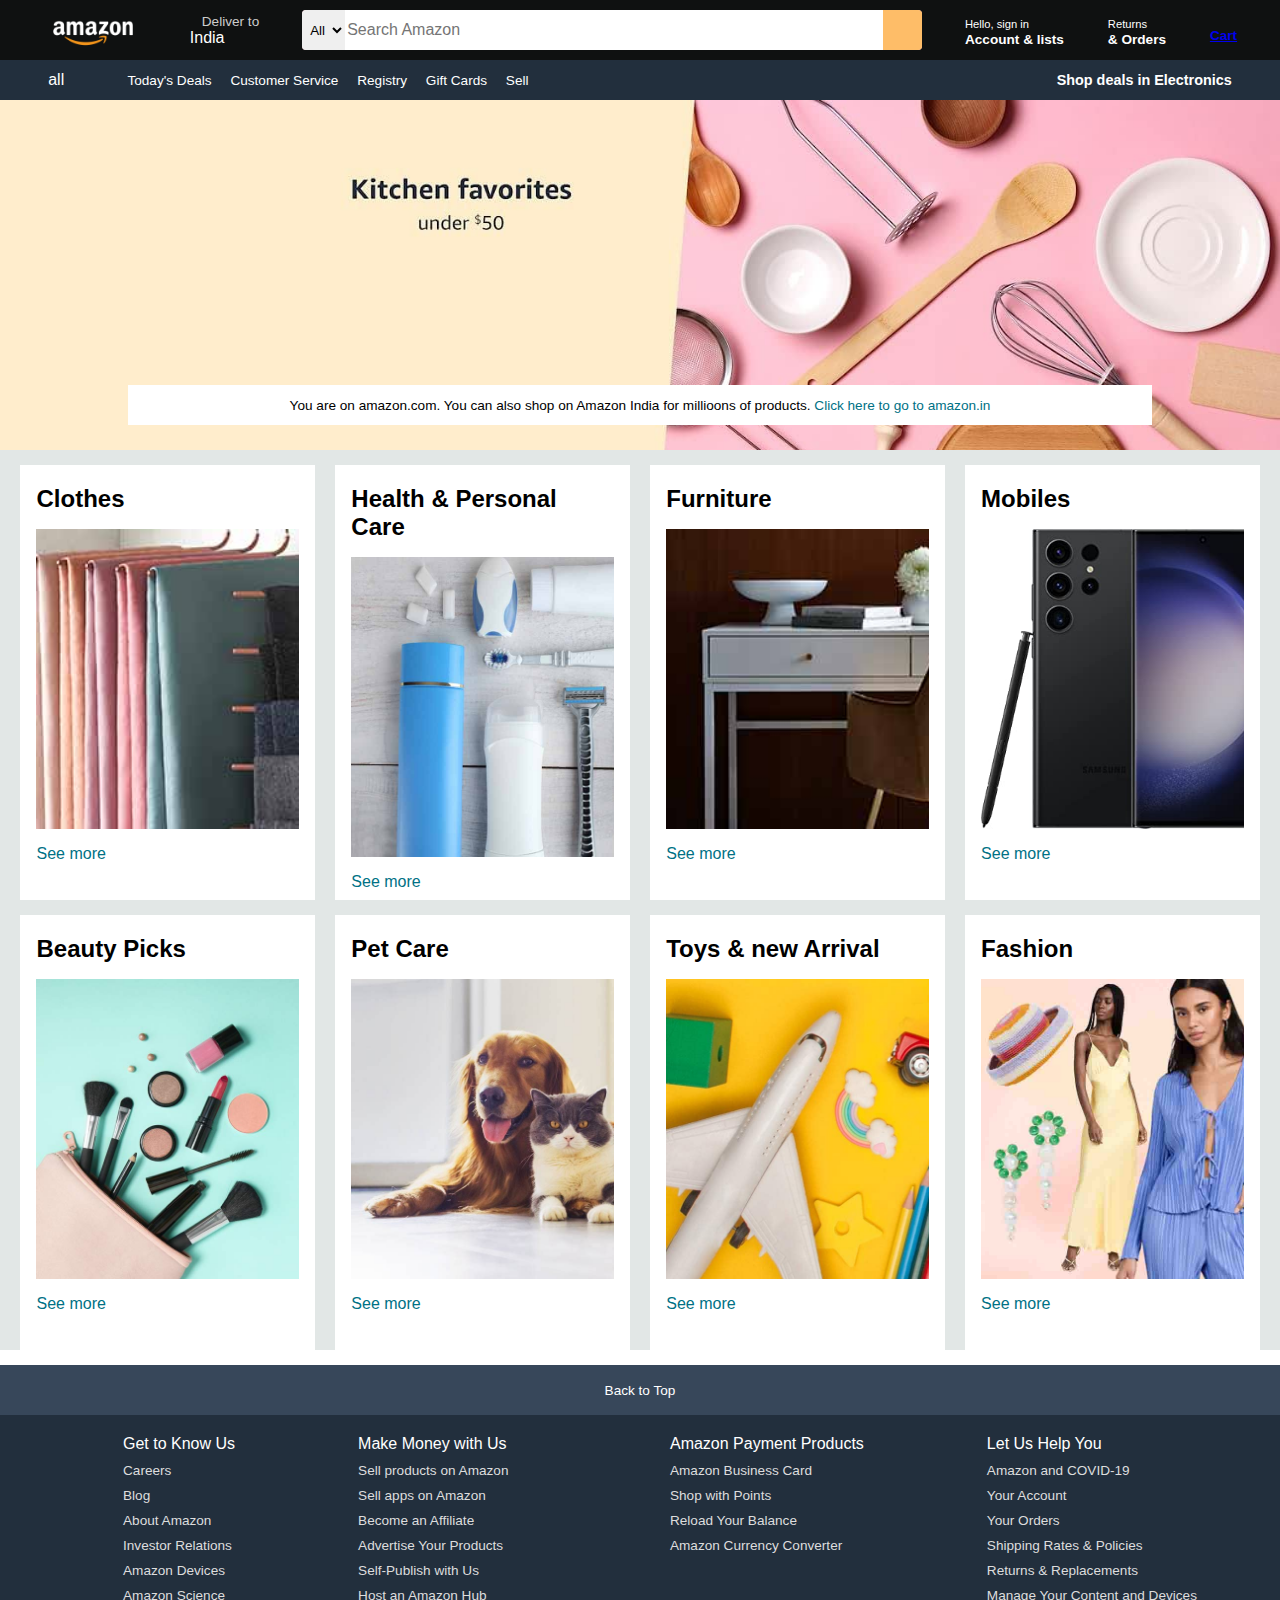
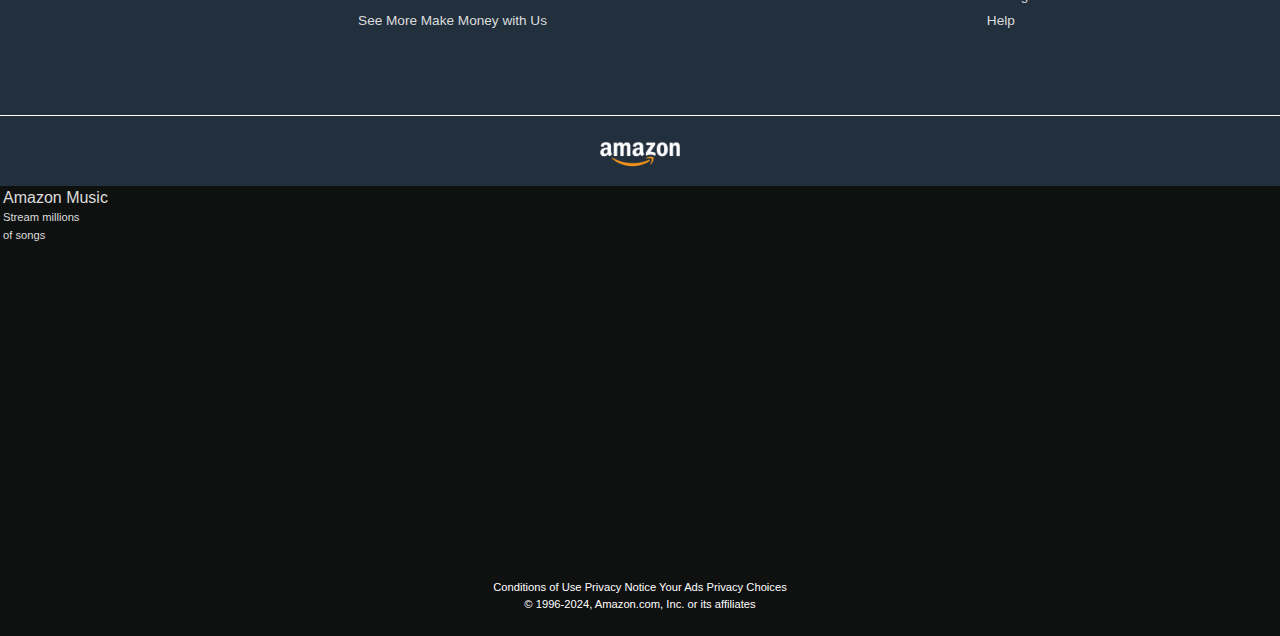
<file: index.html>
<!DOCTYPE html>
<html lang="en">

<head>
    <meta charset="UTF-8">
    <meta name="viewport" content="width=device-width, initial-scale=1.0">
    <meta name="viewport" content="width=device-width, initial-scale=1.0">
    <title>Amazon</title>
    <link rel="stylesheet" href="https://cdnjs.cloudflare.com/ajax/libs/font-awesome/6.5.2/css/all.min.css"
        integrity="sha512-SnH5WK+bZxgPHs44uWIX+LLJAJ9/2PkPKZ5QiAj6Ta86w+fsb2TkcmfRyVX3pBnMFcV7oQPJkl9QevSCWr3W6A=="
        crossorigin="anonymous" referrerpolicy="no-referrer" />
    <link rel="stylesheet" href="style.css">
</head>

<body>
    <header>
        <div class="navbar">
            <div class="nav-logo border">
                <div class="logo"></div>
            </div>

            <div class="nav-address border">
                <p class="add-first">Deliver to</p>
                <div class="add-icon">
                    <i class="fa-solid fa-location-dot"></i>
                    <p class="add-second">India</p>
                </div>
            </div>

            <div class="nav-search">
                <select class="search-select">
                    <option>All</option>
                </select>
                <input placeholder="Search Amazon" class="search-input">
                <div class="search-icon">
                    <i class="fa-solid fa-magnifying-glass"></i>
                </div>
            </div>

            <div class="nav-signin border">
                <p><span>Hello, sign in</span></p>
                <p class="nav-second">Account & lists</p>
            </div>

            <div class="nav-return border">
                <p><span>Returns</span></p>
                <p class="nav-second">& Orders</p>
            </div>

            <div class="nav-cart border">
                <i class="fa-solid fa-cart-shopping"></i>
                <a href="cart.html">Cart</a>
            </div>
        </div>

        <div class="panel">
            <div class="panel-all">
                <i class="fa-solid fa-bars"></i>
                all
            </div>
            <div class="panel-ops">
                <p>Today's Deals</p>
                <p>Customer Service</p>
                <p>Registry</p>
                <p>Gift Cards</p>
                <p>Sell</p>
            </div>
            <div class="panel-deals">
                Shop deals in Electronics
            </div>
        </div>
    </header>

    <div class="hero-section">
        <div class="hero-msg">
            <p>You are on amazon.com. You can also shop on Amazon India for millioons of products. <a> Click here to go
                    to amazon.in</a></p>
        </div>
    </div>

    <div class="shop-section">
        <div class="box">
            <div class="box-content">
                <h2>Clothes</h2>
                <div class="box-img" style="background-image: url('box1_image.jpg');"></div>
                <p>See more</p>
            </div>
        </div>
        <div class="box">
            <div class="box-content">
                <h2>Health & Personal Care</h2>
                <div class="box-img" style="background-image: url('box2_image.jpg');"></div>
                <p>See more</p>
            </div>
        </div>
        <div class="box">
            <div class="box-content">
                <h2>Furniture</h2>
                <div class="box-img" style="background-image: url('box3_image.jpg');"></div>
                <p>See more</p>
            </div>
        </div>
        <div class="box">
            <div class="box-content">
                <h2>Mobiles</h2>
                <div class="box-img" style="background-image: url('box4_image.jpg');"></div>
                <p>See more</p>
            </div>
        </div>
        <div class="box">
            <div class="box-content">
                <h2>Beauty Picks</h2>
                <div class="box-img" style="background-image: url('box5_image.jpg');"></div>
                <p>See more</p>
            </div>
        </div>
        <div class="box">
            <div class="box-content">
                <h2>Pet Care</h2>
                <div class="box-img" style="background-image: url('box6_image.jpg');"></div>
                <p>See more</p>
            </div>
        </div>
        <div class="box">
            <div class="box-content">
                <h2>Toys & new Arrival</h2>
                <div class="box-img" style="background-image: url('box7_image.jpg');"></div>
                <p>See more</p>
            </div>
        </div>
        <div class="box">
            <div class="box-content">
                <h2>Fashion</h2>
                <div class="box-img" style="background-image: url('box8_image.jpg');"></div>
                <p>See more</p>
            </div>
        </div>
    </div>

    <footer>
        <div class="foot-panel1">
            Back to Top
        </div>
        <div class="foot-panel2">
            <ul>
                <p>Get to Know Us</p>
                <a>Careers</a>
                <a>Blog</a>
                <a>About Amazon</a>
                <a>Investor Relations</a>
                <a>Amazon Devices</a>
                <a>Amazon Science</a>
            </ul>

            <ul>
                <p>Make Money with Us</p>
                <a>Sell products on Amazon</a>
                <a>Sell apps on Amazon</a>
                <a>Become an Affiliate</a>
                <a>Advertise Your Products</a>
                <a>Self-Publish with Us</a>
                <a>Host an Amazon Hub</a>
                <a>See More Make Money with Us</a>
            </ul>

            <ul>
                <p>Amazon Payment Products</p>
                <a>Amazon Business Card</a>
                <a>Shop with Points</a>
                <a>Reload Your Balance</a>
                <a>Amazon Currency Converter</a>
            </ul>

            <ul>
                <p>Let Us Help You</p>
                <a>Amazon and COVID-19</a>
                <a>Your Account</a>
                <a>Your Orders</a>
                <a>Shipping Rates & Policies</a>
                <a>Returns & Replacements</a>
                <a>Manage Your Content and Devices</a>
                <a>Help</a>
            </ul>
        </div>

        <div class="foot-panel3">
            <div class="logo"></div>
        </div>

        <div class="foot-panel4">
            <table>
                <tbody>
                    <tr>
                        <td>
                            <a>Amazon Music
                                <br>
                                <span>
                                    Stream millions
                                    <br>
                                    of songs
                                </span>
                            </a>
                        </td>
                        <td style="width: 3%;"></td>
                        <td>
                            <a>
                                
                            </a>
                        </td>
                    </tr>
                    <tr></tr>
                    <tr></tr>
                    <tr></tr>
                    <tr></tr>
                    <tr></tr>
                    <tr></tr>
                </tbody>
            </table>
        </div>

        <div class="foot-panel5">
            <div class="pages">
                <a>Conditions of Use</a>
                <a>Privacy Notice</a>
                <a>Your Ads Privacy Choices</a>
            </div>
            <div class="copyright">
                © 1996-2024, Amazon.com, Inc. or its affiliates
            </div>
        </div>
    </footer>
</body>

</html>
</file>
<file: style.css>
* {
    margin: 0;
    font-family: Arial;
    border: border-box;
}

.navbar {
    height: 60px;
    background-color: #0f1111;
    color: white;
    display: flex;
    align-items: center;
    justify-content: space-evenly;
}

.nav-logo {
    height: 50px;
    width: 100px;
}

.logo {
    background-image: url("amazon_logo.png");
    background-size: cover;
    height: 50px;
    width: 100%;
}

.border {
    border: 1.5px solid transparent;
}

.border:hover {
    border: 1.5px solid white;
}

/** box2 **/
.add-first {
    color: #cccccc;
    font-size: 0.85rem;
    margin-left: 15px;
}

.add-second {
    font-size: 1rem;
    margin-left: 3px;
}

.add-icon {
    display: flex;
    align-items: center;
}

/** box3 **/
.nav-search {
    display: flex;
    justify-content: space-evenly;
    background-color: pink;
    width: 620px;
    height: 40px;
    border-radius: 4px;
}

.search-select {
    background-color: f3f3f3;
    width: 50px;
    text-align: center;
    border-top-left-radius: 4px;
    border-bottom-left-radius: 4px;
    border: none;
}

.search-input {
    width: 100%;
    font-size: 1rem;
    border: none;
}

.search-icon {
    width: 45px;
    display: flex;
    justify-content: center;
    align-items: center;
    font-size: 1.2rem;
    background-color: #febd68;
    border-top-right-radius: 4px;
    border-bottom-right-radius: 4px;
    color: #0f1111;
}

.nav-search:hover {
    border: 2px;
    color: #febd68;
}

/** box4 **/
span {
    font-size: 0.7rem;
}

.nav-second {
    font-size: 0.85rem;
    font-weight: 700;
}

/** box5 **/
.nav-cart i {
    font-size: 30px;
}

.nav-cart {
    font-size: 0.85rem;
    font-weight: 700;
}

/** panel **/
.panel {
    height: 40px;
    background-color: #222f3d;
    display: flex;
    color: white;
    align-items: center;
    justify-content: space-evenly;
}

.panel-ops p {
    display: inline;
    margin-left: 15px;
}

.panel-ops {
    width: 70%;
    font-size: 0.85rem;
}

.panel-deals {
    font-size: 0.9rem;
    font-weight: 700;
}

/** hero-section **/
.hero-section {
    background-image: url(hero_image1.jpg);
    background-size: cover;
    height: 350px;
    display: flex;
    justify-content: center;
    align-items: flex-end;
}

.hero-msg {
    background-color: white;
    color: black;
    height: 40px;
    display: flex;
    align-items: center;
    justify-content: center;
    font-size: 0.85rem;
    width: 80%;
    margin-bottom: 25px;
}

.hero-msg a {
    color: #007185;
}

/** shop section **/
.shop-section {
    display: flex;
    flex-wrap: wrap;
    justify-content: space-evenly;
    background-color: #e2e7e6;
}

.box {
    /* border: 2px solid black; */
    height: 400px;
    width: 23%;
    background-color: white;
    padding: 20px 0px 15px;
    margin-top: 15px;
}

.box-img {
    height: 300px;
    background-size: cover;
    margin-top: 1rem;
    margin-bottom: 1rem;
}

.box-content {
    margin-left: 1rem;
    margin-right: 1rem;
}

.box-content p {
    color: #007185;
}

/* footer */
footer {
    margin-top: 15px;
}

.foot-panel1 {
    background-color: #37475a;
    color: white;
    height: 50px;
    display: flex;
    justify-content: center;
    align-items: center;
    font-size: 0.85rem;
}

.foot-panel2 {
    background-color: #222f3d;
    color: white;
    height: 300px;
    display: flex;
    justify-content: space-evenly;
}

ul {
    margin-top: 20px;
}

ul a {
    display: block;
    font-size: 0.85rem;
    margin-top: 10px;
    color: #dddddd;
}

.foot-panel3 {
    background-color: #222f3d;
    color: white;
    border-top: 0.5px solid white;
    height: 70px;
    display: flex;
    justify-content: center;
    align-items: center;
}

.logo {
    background-image: url("amazon_logo.png");
    background-size: cover;
    height: 50px;
    width: 100px;
}

/* foot-panel4 */
.foot-panel4 {
    background-color: #0f1111;
    color: #dddddd;
    height: 370px;
}

a.foot-panel4 {
    height: 40px;
    background-color: red;
    display: flex;
}

.foot-panel5 {
    background-color: #0f1111;
    color: white;
    height: 80px;
    text-align: center;
    font-size: 0.7rem;
}

.pages {
    padding-top: 25px;
}

.copyright {
    padding-top: 5px;
}

/* cart page */
.cart {
    background-color: #dddddd;
    color: black;
    
}
</file>
